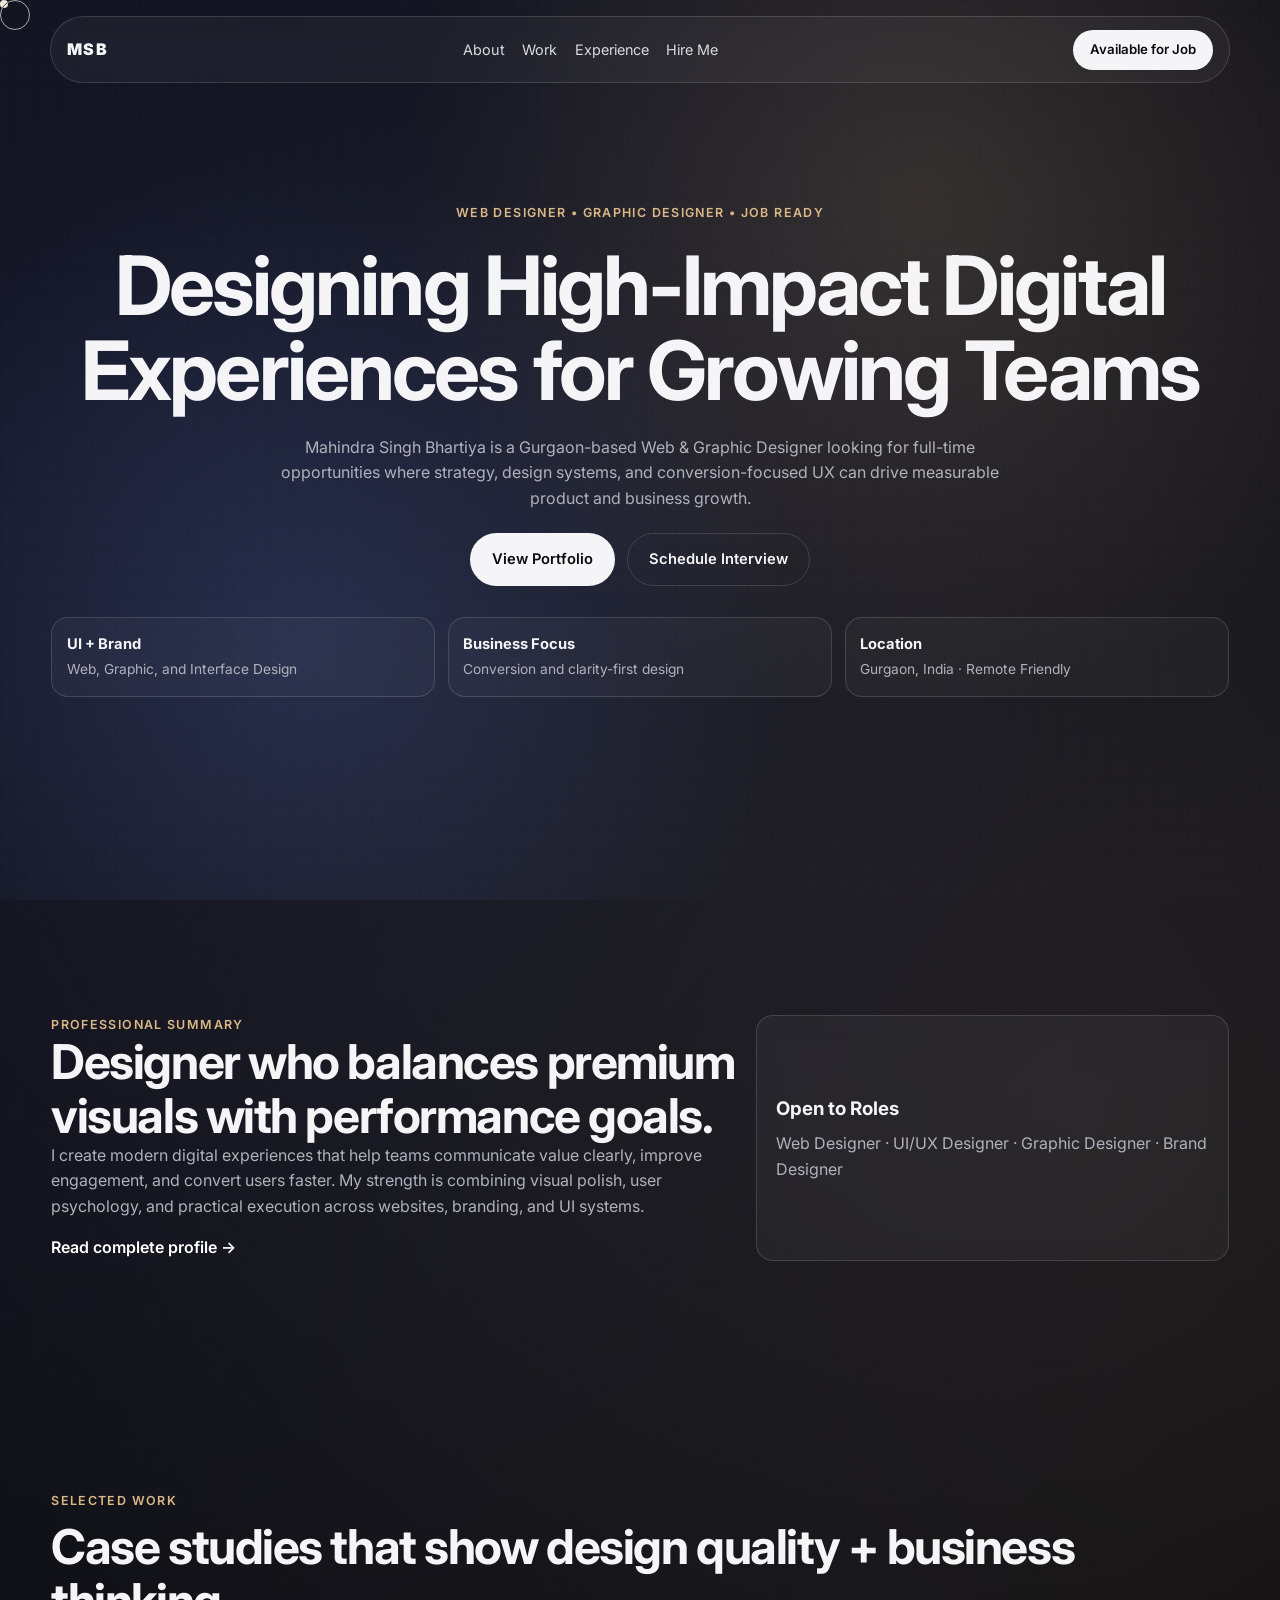
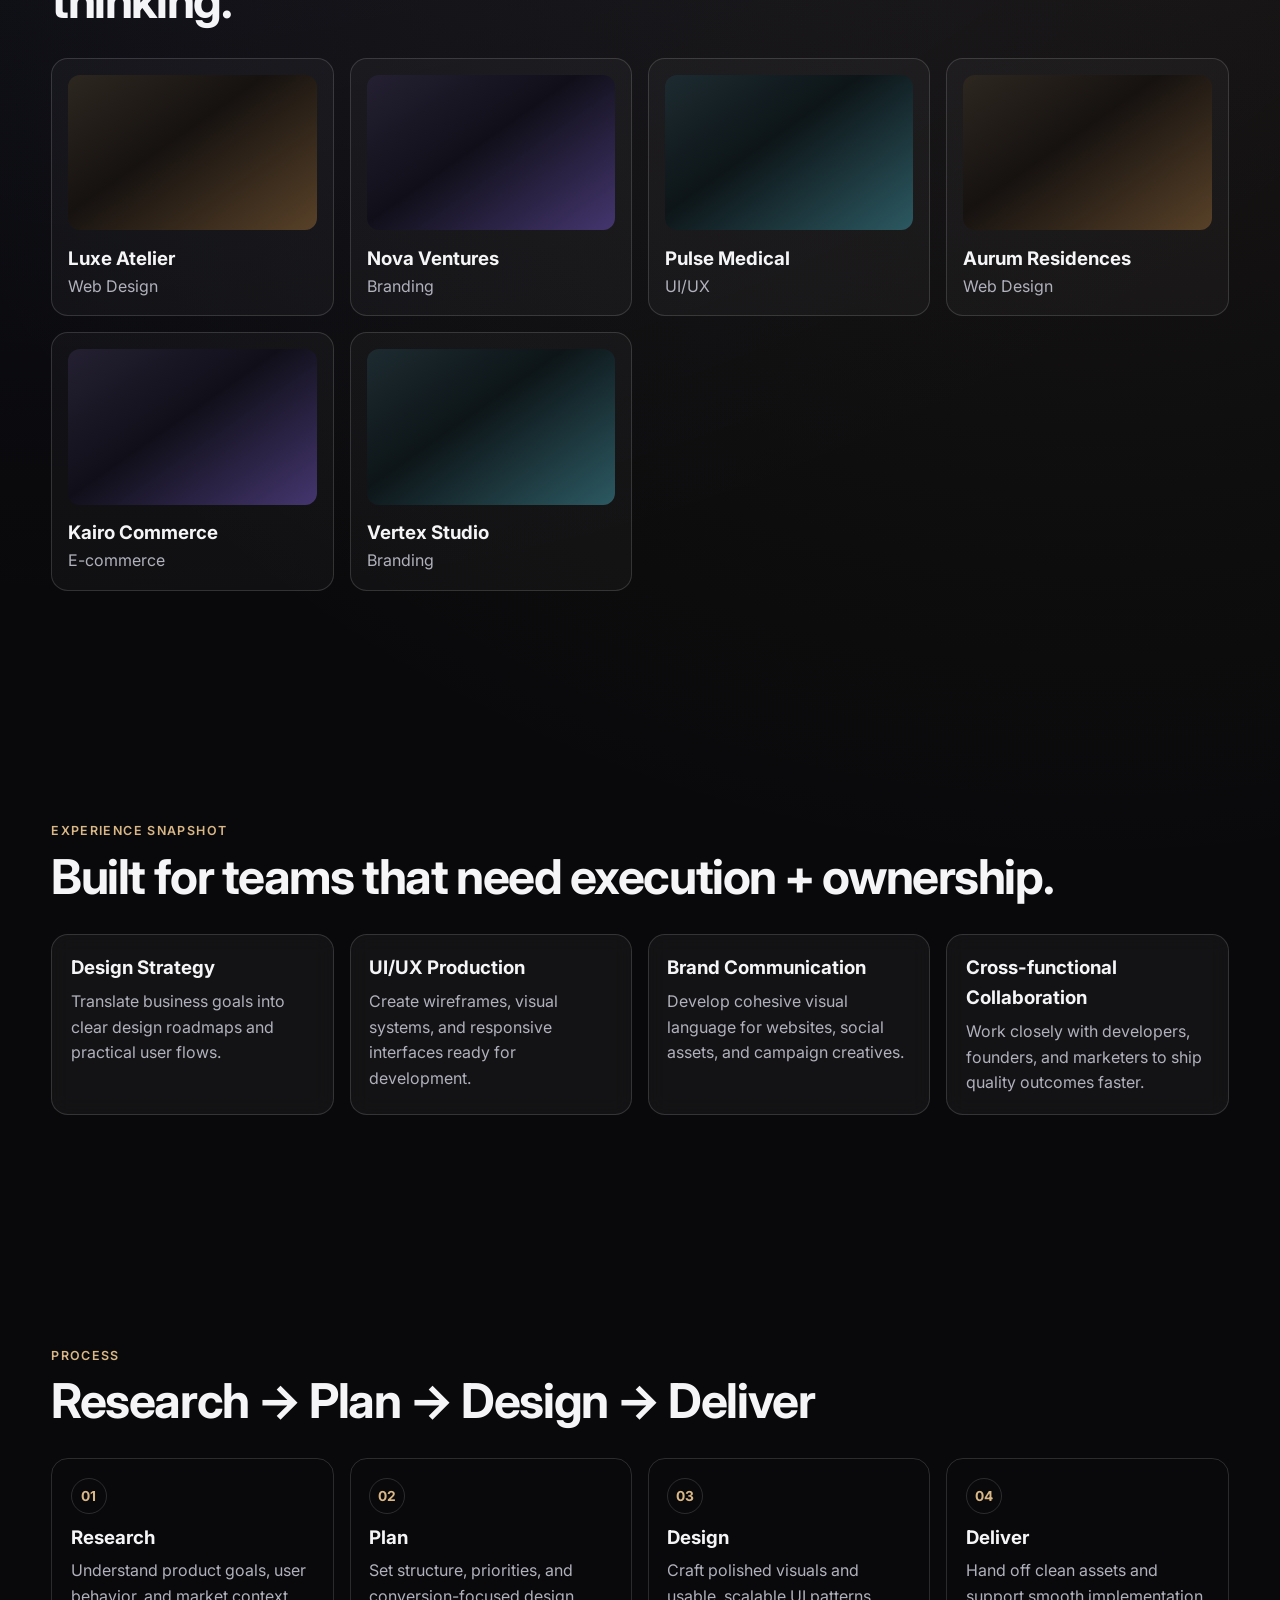
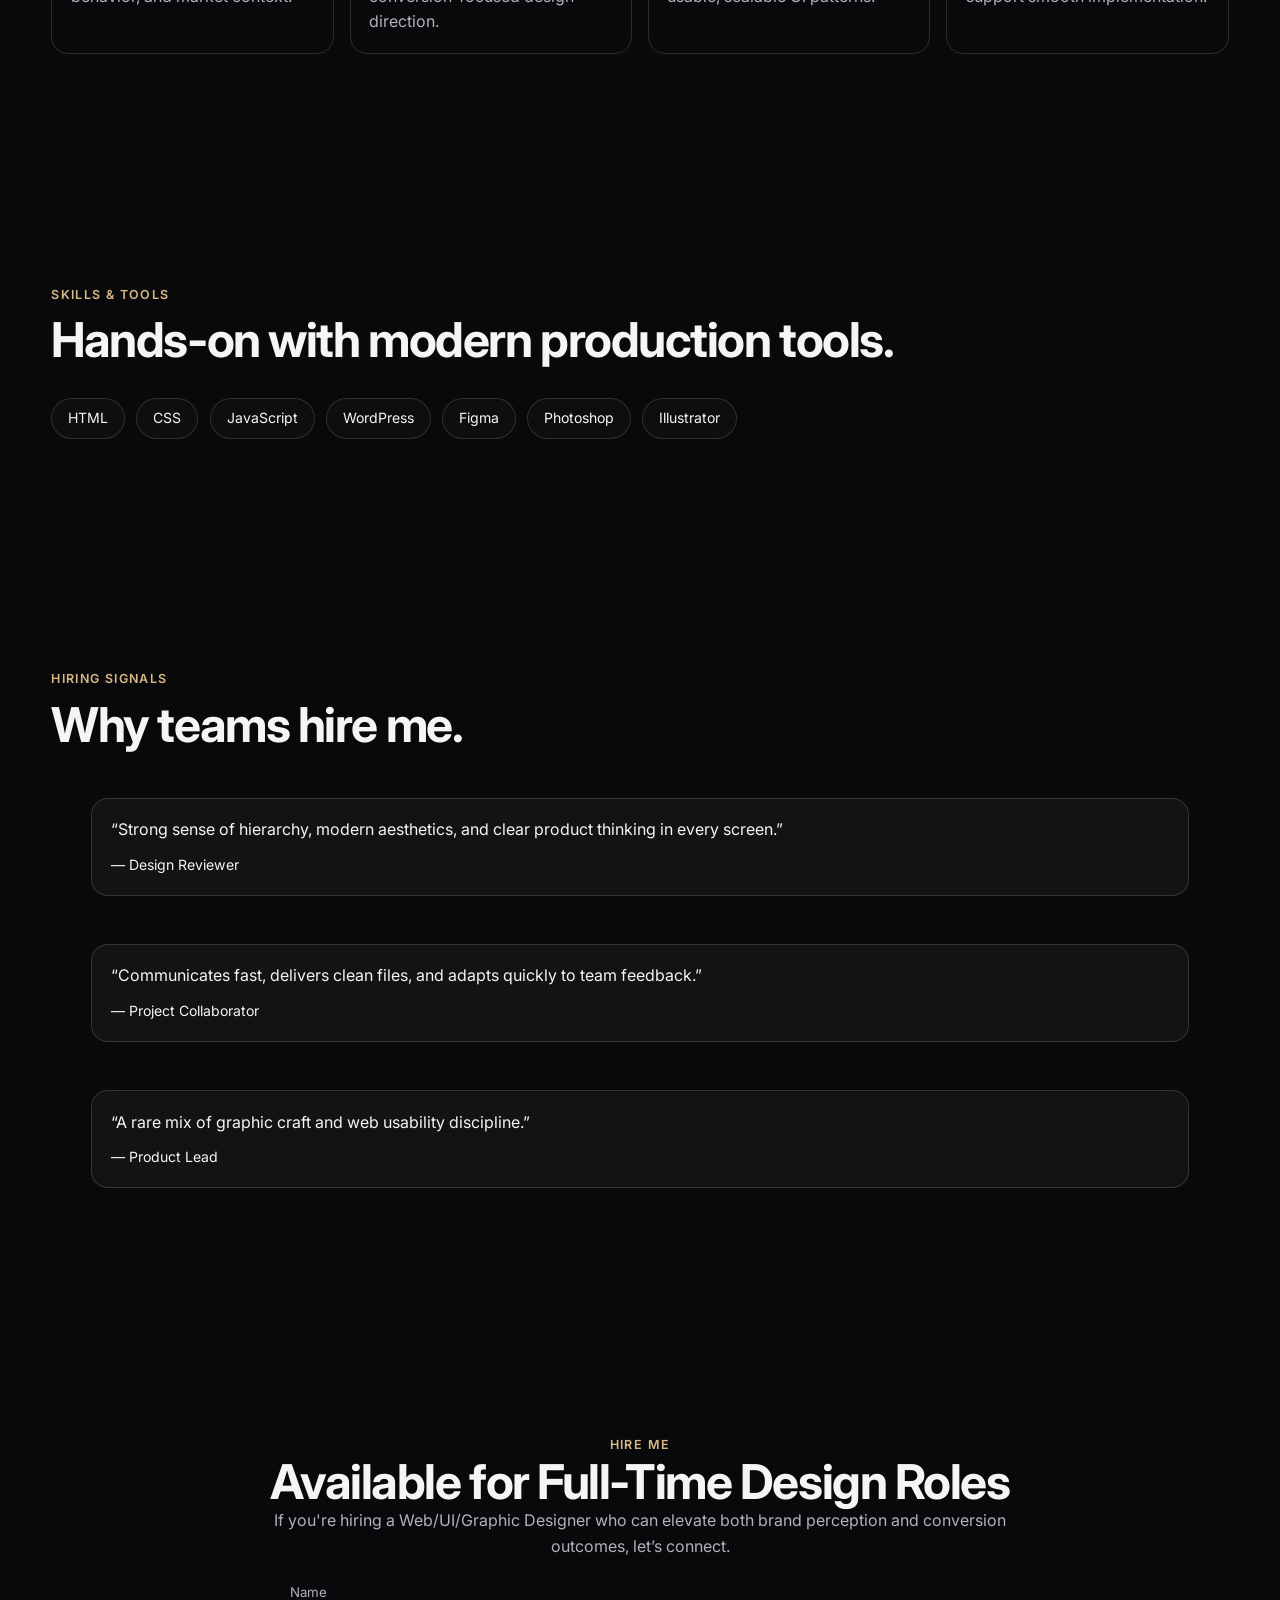
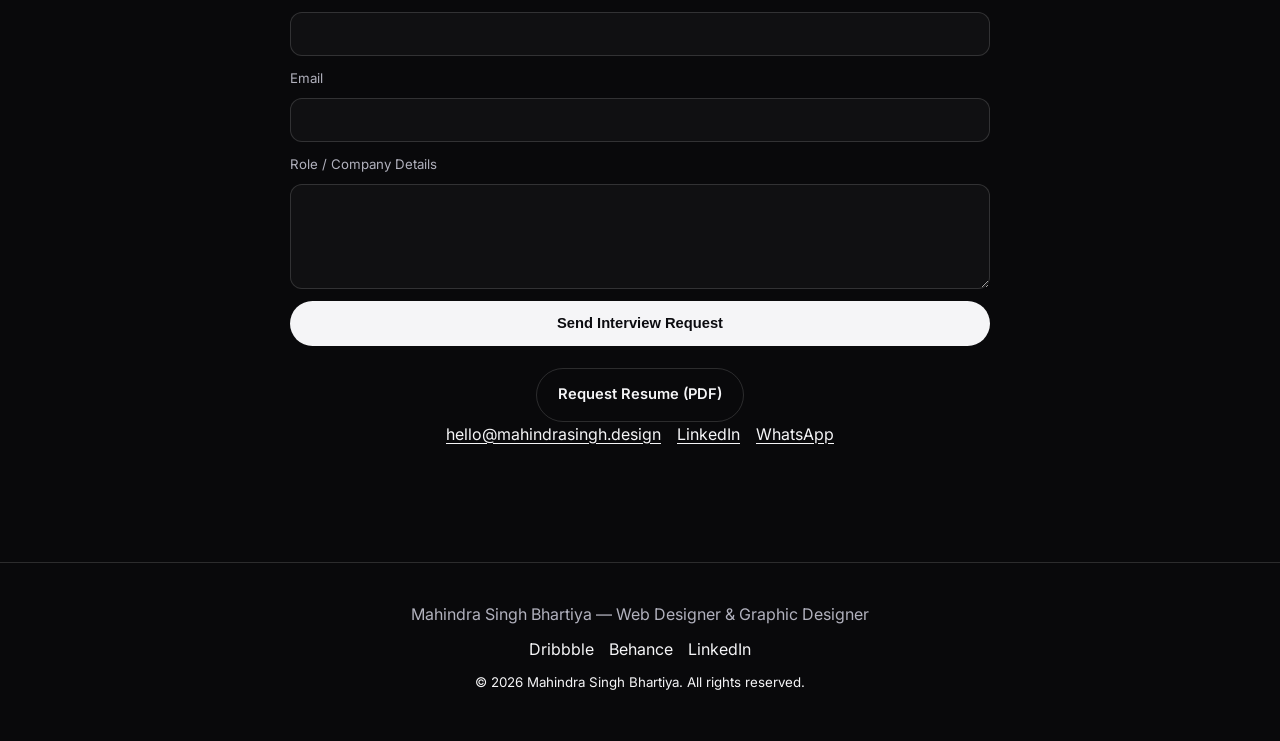
<file: index.html>
<!DOCTYPE html>
<html lang="en">
  <head>
    <meta charset="UTF-8" />
    <meta name="viewport" content="width=device-width, initial-scale=1.0" />
    <meta
      name="description"
      content="Mahindra Singh Bhartiya is a Web & Graphic Designer from Gurgaon, India, available for full-time design roles and premium project collaborations."
    />
    <meta
      name="keywords"
      content="Mahindra Singh Bhartiya, web designer resume, graphic designer portfolio, UI UX designer India, hire designer"
    />
    <meta name="author" content="Mahindra Singh Bhartiya" />
    <title>Mahindra Singh Bhartiya | Designer Portfolio for Hiring</title>
    <link rel="preconnect" href="https://fonts.googleapis.com" />
    <link rel="preconnect" href="https://fonts.gstatic.com" crossorigin />
    <link
      href="https://fonts.googleapis.com/css2?family=Inter:wght@400;500;600;700;800;900&display=swap"
      rel="stylesheet"
    />
    <link rel="stylesheet" href="styles.css" />
  </head>
  <body>
    <div class="cursor-dot" aria-hidden="true"></div>
    <div class="cursor-ring" aria-hidden="true"></div>

    <header class="site-header glass">
      <a href="#home" class="brand">MSB</a>
      <button class="nav-toggle" aria-expanded="false" aria-controls="primaryNav" aria-label="Toggle navigation">Menu</button>
      <nav id="primaryNav" aria-label="Primary Navigation">
        <ul>
          <li><a href="about.html">About</a></li>
          <li><a href="#work">Work</a></li>
          <li><a href="#experience">Experience</a></li>
          <li><a href="#contact">Hire Me</a></li>
        </ul>
      </nav>
      <a href="#contact" class="btn btn-small">Available for Job</a>
    </header>

    <main>
      <section id="home" class="hero section">
        <div class="hero-gradient" aria-hidden="true"></div>
        <div class="hero-noise" aria-hidden="true"></div>
        <div class="hero-content fade-up">
          <p class="eyebrow">Web Designer • Graphic Designer • Job Ready</p>
          <h1>Designing High-Impact Digital Experiences for Growing Teams</h1>
          <p class="lead">
            Mahindra Singh Bhartiya is a Gurgaon-based Web & Graphic Designer looking for
            full-time opportunities where strategy, design systems, and conversion-focused UX
            can drive measurable product and business growth.
          </p>
          <div class="cta-row">
            <a class="btn" href="#work">View Portfolio</a>
            <a class="btn btn-ghost" href="#contact">Schedule Interview</a>
          </div>
          <div class="hero-metrics">
            <article><strong>UI + Brand</strong><span>Web, Graphic, and Interface Design</span></article>
            <article><strong>Business Focus</strong><span>Conversion and clarity-first design</span></article>
            <article><strong>Location</strong><span>Gurgaon, India · Remote Friendly</span></article>
          </div>
        </div>
      </section>

      <section id="about" class="section container about-preview fade-up">
        <div>
          <p class="eyebrow">Professional Summary</p>
          <h2>Designer who balances premium visuals with performance goals.</h2>
          <p>
            I create modern digital experiences that help teams communicate value clearly,
            improve engagement, and convert users faster. My strength is combining visual polish,
            user psychology, and practical execution across websites, branding, and UI systems.
          </p>
          <a class="text-link" href="about.html">Read complete profile →</a>
        </div>
        <div class="about-preview-card glass">
          <h3>Open to Roles</h3>
          <p>Web Designer · UI/UX Designer · Graphic Designer · Brand Designer</p>
        </div>
      </section>

      <section id="work" class="section container">
        <div class="section-heading fade-up">
          <p class="eyebrow">Selected Work</p>
          <h2>Case studies that show design quality + business thinking.</h2>
        </div>
        <div class="portfolio-grid">
          <article class="project-card fade-up" data-project="Luxe Atelier" data-category="Web Design" data-description="Luxury website concept with strong storytelling hierarchy and conversion-focused product sections." data-tint="gold">
            <div class="project-image"></div>
            <h3>Luxe Atelier</h3>
            <p>Web Design</p>
          </article>
          <article class="project-card fade-up" data-project="Nova Ventures" data-category="Brand Identity" data-description="Visual identity direction to build trust, consistency, and enterprise-grade positioning." data-tint="violet">
            <div class="project-image"></div>
            <h3>Nova Ventures</h3>
            <p>Branding</p>
          </article>
          <article class="project-card fade-up" data-project="Pulse Medical" data-category="UI/UX" data-description="Interface redesign approach focused on reducing friction and improving user task completion." data-tint="cyan">
            <div class="project-image"></div>
            <h3>Pulse Medical</h3>
            <p>UI/UX</p>
          </article>
          <article class="project-card fade-up" data-project="Aurum Residences" data-category="Web Design" data-description="Premium real estate web concept built around authority and lead quality." data-tint="gold">
            <div class="project-image"></div>
            <h3>Aurum Residences</h3>
            <p>Web Design</p>
          </article>
          <article class="project-card fade-up" data-project="Kairo Commerce" data-category="E-commerce UX" data-description="Customer journey and storefront design focused on trust and checkout optimization." data-tint="violet">
            <div class="project-image"></div>
            <h3>Kairo Commerce</h3>
            <p>E-commerce</p>
          </article>
          <article class="project-card fade-up" data-project="Vertex Studio" data-category="Branding" data-description="Brand refresh direction with digital rollout for premium market positioning." data-tint="cyan">
            <div class="project-image"></div>
            <h3>Vertex Studio</h3>
            <p>Branding</p>
          </article>
        </div>
      </section>

      <section id="experience" class="section container">
        <div class="section-heading fade-up">
          <p class="eyebrow">Experience Snapshot</p>
          <h2>Built for teams that need execution + ownership.</h2>
        </div>
        <div class="service-grid">
          <article class="glass fade-up"><h3>Design Strategy</h3><p>Translate business goals into clear design roadmaps and practical user flows.</p></article>
          <article class="glass fade-up"><h3>UI/UX Production</h3><p>Create wireframes, visual systems, and responsive interfaces ready for development.</p></article>
          <article class="glass fade-up"><h3>Brand Communication</h3><p>Develop cohesive visual language for websites, social assets, and campaign creatives.</p></article>
          <article class="glass fade-up"><h3>Cross-functional Collaboration</h3><p>Work closely with developers, founders, and marketers to ship quality outcomes faster.</p></article>
        </div>
      </section>

      <section class="section container">
        <div class="section-heading fade-up">
          <p class="eyebrow">Process</p>
          <h2>Research → Plan → Design → Deliver</h2>
        </div>
        <div class="process-grid">
          <article class="fade-up"><span>01</span><h3>Research</h3><p>Understand product goals, user behavior, and market context.</p></article>
          <article class="fade-up"><span>02</span><h3>Plan</h3><p>Set structure, priorities, and conversion-focused design direction.</p></article>
          <article class="fade-up"><span>03</span><h3>Design</h3><p>Craft polished visuals and usable, scalable UI patterns.</p></article>
          <article class="fade-up"><span>04</span><h3>Deliver</h3><p>Hand off clean assets and support smooth implementation.</p></article>
        </div>
      </section>

      <section class="section container">
        <div class="section-heading fade-up">
          <p class="eyebrow">Skills & Tools</p>
          <h2>Hands-on with modern production tools.</h2>
        </div>
        <div class="skills">
          <span class="skill-tag fade-up">HTML</span>
          <span class="skill-tag fade-up">CSS</span>
          <span class="skill-tag fade-up">JavaScript</span>
          <span class="skill-tag fade-up">WordPress</span>
          <span class="skill-tag fade-up">Figma</span>
          <span class="skill-tag fade-up">Photoshop</span>
          <span class="skill-tag fade-up">Illustrator</span>
        </div>
      </section>

      <section class="section container">
        <div class="section-heading fade-up">
          <p class="eyebrow">Hiring Signals</p>
          <h2>Why teams hire me.</h2>
        </div>
        <div class="testimonial-grid">
          <blockquote class="glass fade-up">“Strong sense of hierarchy, modern aesthetics, and clear product thinking in every screen.”<cite>— Design Reviewer</cite></blockquote>
          <blockquote class="glass fade-up">“Communicates fast, delivers clean files, and adapts quickly to team feedback.”<cite>— Project Collaborator</cite></blockquote>
          <blockquote class="glass fade-up">“A rare mix of graphic craft and web usability discipline.”<cite>— Product Lead</cite></blockquote>
        </div>
      </section>

      <section id="contact" class="section container contact fade-up">
        <p class="eyebrow">Hire Me</p>
        <h2>Available for Full-Time Design Roles</h2>
        <p class="lead">If you're hiring a Web/UI/Graphic Designer who can elevate both brand perception and conversion outcomes, let’s connect.</p>
        <form class="contact-form" action="#" method="post">
          <label for="name">Name</label>
          <input id="name" type="text" name="name" required />
          <label for="email">Email</label>
          <input id="email" type="email" name="email" required />
          <label for="message">Role / Company Details</label>
          <textarea id="message" name="message" rows="5" required></textarea>
          <button class="btn" type="submit">Send Interview Request</button>
        </form>
        <div class="cta-row">
          <a class="btn btn-ghost" href="mailto:hello@mahindrasingh.design?subject=Resume%20Request%20-%20Mahindra%20Singh%20Bhartiya" aria-label="Request Resume">Request Resume (PDF)</a>
        </div>
        <div class="contact-links">
          <a href="mailto:hello@mahindrasingh.design">hello@mahindrasingh.design</a>
          <a href="https://www.linkedin.com" target="_blank" rel="noreferrer">LinkedIn</a>
          <a href="https://wa.me/919999999999" target="_blank" rel="noreferrer">WhatsApp</a>
        </div>
      </section>
    </main>

    <footer class="site-footer">
      <p>Mahindra Singh Bhartiya — Web Designer & Graphic Designer</p>
      <div>
        <a href="https://dribbble.com" target="_blank" rel="noreferrer">Dribbble</a>
        <a href="https://behance.net" target="_blank" rel="noreferrer">Behance</a>
        <a href="https://linkedin.com" target="_blank" rel="noreferrer">LinkedIn</a>
      </div>
      <small>© <span id="year"></span> Mahindra Singh Bhartiya. All rights reserved.</small>
    </footer>

    <dialog id="projectModal" class="project-modal">
      <button id="modalClose" aria-label="Close modal">×</button>
      <div class="modal-image"></div>
      <h3 id="modalTitle"></h3>
      <p id="modalCategory" class="eyebrow"></p>
      <p id="modalDescription"></p>
    </dialog>

    <script src="script.js"></script>
  </body>
</html>
</file>
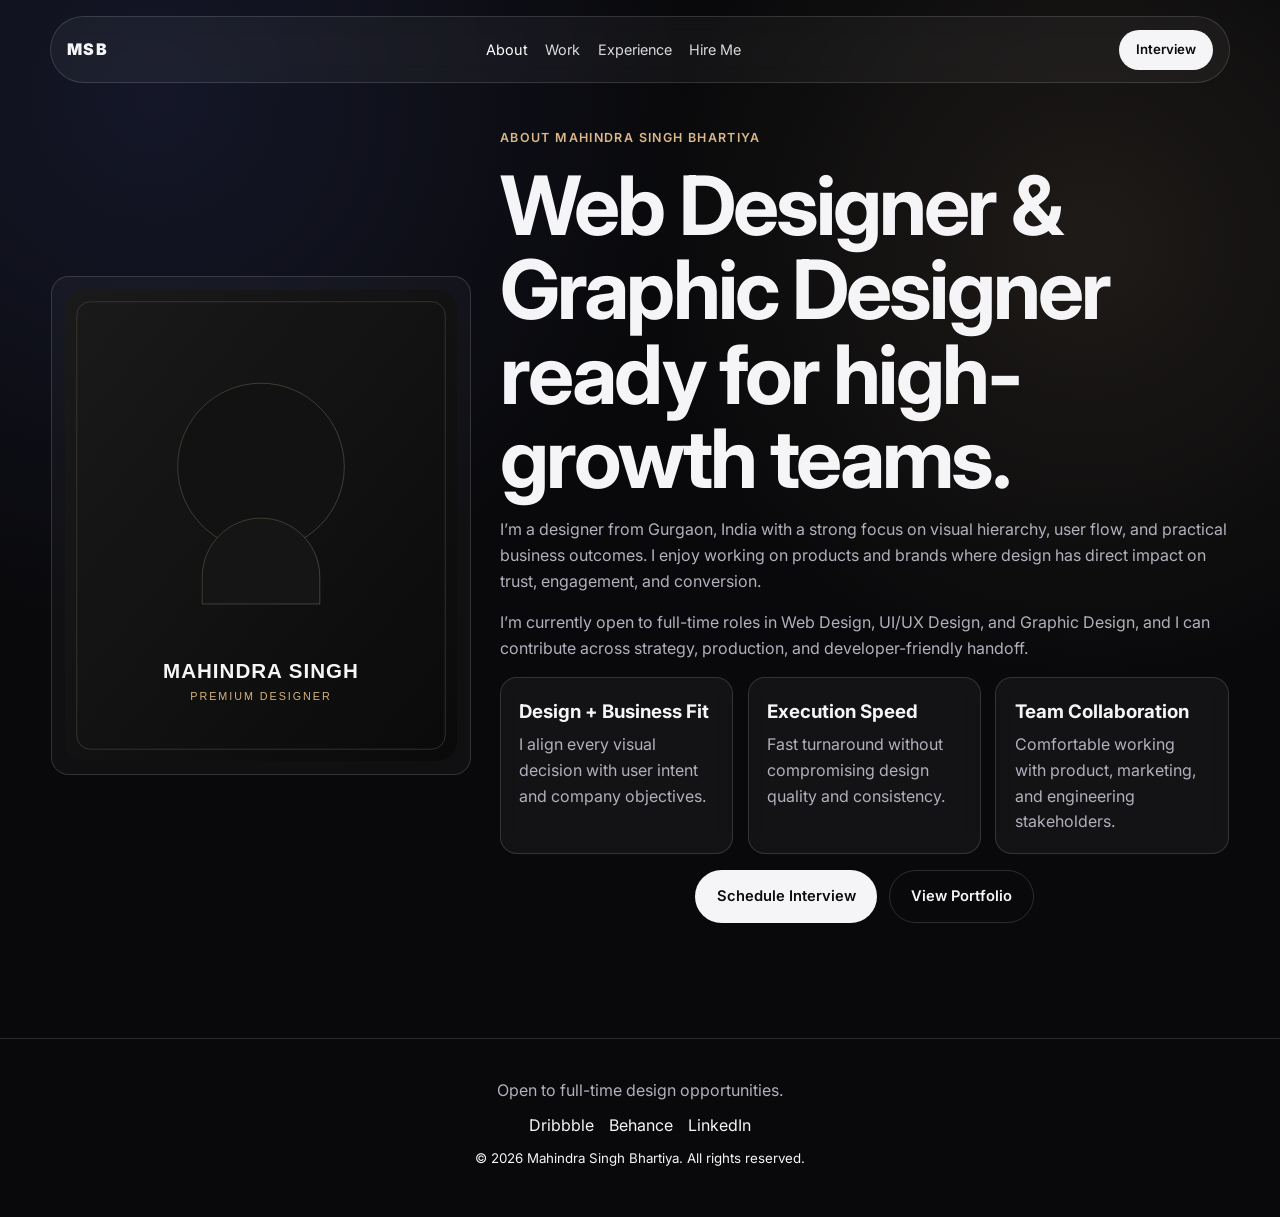
<file: about.html>
<!DOCTYPE html>
<html lang="en">
  <head>
    <meta charset="UTF-8" />
    <meta name="viewport" content="width=device-width, initial-scale=1.0" />
    <meta
      name="description"
      content="About Mahindra Singh Bhartiya — job-ready Web & Graphic Designer from Gurgaon, India."
    />
    <title>About | Mahindra Singh Bhartiya</title>
    <link rel="preconnect" href="https://fonts.googleapis.com" />
    <link rel="preconnect" href="https://fonts.gstatic.com" crossorigin />
    <link
      href="https://fonts.googleapis.com/css2?family=Inter:wght@400;500;600;700;800;900&display=swap"
      rel="stylesheet"
    />
    <link rel="stylesheet" href="styles.css" />
  </head>
  <body>
    <header class="site-header glass">
      <a href="index.html" class="brand">MSB</a>
      <button class="nav-toggle" aria-expanded="false" aria-controls="primaryNav" aria-label="Toggle navigation">Menu</button>
      <nav id="primaryNav" aria-label="Primary Navigation">
        <ul>
          <li><a href="about.html" aria-current="page">About</a></li>
          <li><a href="index.html#work">Work</a></li>
          <li><a href="index.html#experience">Experience</a></li>
          <li><a href="index.html#contact">Hire Me</a></li>
        </ul>
      </nav>
      <a href="index.html#contact" class="btn btn-small">Interview</a>
    </header>

    <main class="section container about-page">
      <div class="about-photo-wrap fade-up">
        <img src="assets/mahindra-photo.svg" alt="Portrait of Mahindra Singh Bhartiya" class="about-photo" />
      </div>

      <div class="about-content fade-up">
        <p class="eyebrow">About Mahindra Singh Bhartiya</p>
        <h1>Web Designer & Graphic Designer ready for high-growth teams.</h1>
        <p>
          I’m a designer from Gurgaon, India with a strong focus on visual hierarchy, user flow,
          and practical business outcomes. I enjoy working on products and brands where design
          has direct impact on trust, engagement, and conversion.
        </p>
        <p>
          I’m currently open to full-time roles in Web Design, UI/UX Design, and Graphic Design,
          and I can contribute across strategy, production, and developer-friendly handoff.
        </p>

        <div class="about-highlights">
          <article class="glass">
            <h3>Design + Business Fit</h3>
            <p>I align every visual decision with user intent and company objectives.</p>
          </article>
          <article class="glass">
            <h3>Execution Speed</h3>
            <p>Fast turnaround without compromising design quality and consistency.</p>
          </article>
          <article class="glass">
            <h3>Team Collaboration</h3>
            <p>Comfortable working with product, marketing, and engineering stakeholders.</p>
          </article>
        </div>

        <div class="cta-row">
          <a class="btn" href="index.html#contact">Schedule Interview</a>
          <a class="btn btn-ghost" href="index.html#work">View Portfolio</a>
        </div>
      </div>
    </main>

    <footer class="site-footer">
      <p>Open to full-time design opportunities.</p>
      <div>
        <a href="https://dribbble.com" target="_blank" rel="noreferrer">Dribbble</a>
        <a href="https://behance.net" target="_blank" rel="noreferrer">Behance</a>
        <a href="https://linkedin.com" target="_blank" rel="noreferrer">LinkedIn</a>
      </div>
      <small>© <span id="year"></span> Mahindra Singh Bhartiya. All rights reserved.</small>
    </footer>

    <script src="script.js"></script>
  </body>
</html>
</file>
<file: styles.css>
:root {
  --bg: #09090b;
  --bg-elev: #121217;
  --text: #f5f5f7;
  --muted: #b1b1bd;
  --line: rgba(255, 255, 255, 0.14);
  --line-strong: rgba(255, 255, 255, 0.24);
  --accent: #d9b786;
  --radius: 1.05rem;
  --container: min(1200px, 92vw);
}

* { box-sizing: border-box; }
html { scroll-behavior: smooth; }
body {
  margin: 0;
  color: var(--text);
  font-family: "Inter", sans-serif;
  line-height: 1.6;
  background:
    radial-gradient(circle at 12% 8%, rgba(104, 124, 255, 0.12), transparent 34%),
    radial-gradient(circle at 85% 20%, rgba(217, 183, 134, 0.1), transparent 30%),
    #09090b;
}

a { color: inherit; text-decoration: none; }
h1, h2, h3, p { margin: 0; }
h1 { font-size: clamp(2.1rem, 6.4vw, 5.4rem); letter-spacing: -0.035em; line-height: 1.03; }
h2 { font-size: clamp(1.65rem, 4vw, 3rem); letter-spacing: -0.03em; line-height: 1.12; }
p { color: var(--muted); }

.section { padding: clamp(4rem, 9vw, 8.5rem) 0; }
.container { width: var(--container); margin-inline: auto; }

.site-header {
  position: fixed;
  inset: 1rem 0 auto;
  width: min(1180px, 94vw);
  margin-inline: auto;
  left: 0;
  right: 0;
  z-index: 40;
  display: grid;
  grid-template-columns: auto 1fr auto;
  align-items: center;
  gap: 1rem;
  padding: 0.8rem 1rem;
  border: 1px solid var(--line);
  border-radius: 999px;
}

.glass {
  background: rgba(255, 255, 255, 0.045);
  backdrop-filter: blur(10px);
}

.brand { font-weight: 900; letter-spacing: 0.08em; }
.site-header nav { justify-self: center; }
.site-header ul {
  list-style: none;
  display: flex;
  align-items: center;
  gap: 1.1rem;
  margin: 0;
  padding: 0;
}
.site-header li a { font-size: 0.9rem; color: #dadade; transition: color 0.25s ease; }
.site-header li a:hover,
.site-header li a[aria-current="page"] { color: #fff; }

.nav-toggle {
  display: none;
  border: 1px solid var(--line);
  border-radius: 999px;
  background: transparent;
  color: var(--text);
  padding: 0.45rem 0.8rem;
}

.btn {
  display: inline-flex;
  align-items: center;
  justify-content: center;
  border-radius: 999px;
  border: 1px solid transparent;
  padding: 0.86rem 1.3rem;
  font-size: 0.92rem;
  font-weight: 600;
  transition: transform .3s ease, box-shadow .3s ease, border-color .3s ease;
  background: var(--text);
  color: #0c0c10;
}
.btn:hover { transform: translateY(-2px); box-shadow: 0 12px 28px rgba(255,255,255,.17); }
.btn-ghost { background: transparent; border-color: var(--line); color: var(--text); }
.btn-small { padding: .52rem 1rem; font-size: .83rem; }

.hero {
  min-height: 100vh;
  display: grid;
  align-items: center;
  position: relative;
  overflow: clip;
}
.hero-content {
  width: var(--container);
  margin-inline: auto;
  text-align: center;
  display: grid;
  gap: 1.35rem;
  position: relative;
  z-index: 2;
}
.hero-gradient {
  position: absolute; inset: 0;
  background:
    radial-gradient(circle at 72% 22%, rgba(217,183,134,.16), transparent 45%),
    radial-gradient(circle at 24% 72%, rgba(103,145,255,.16), transparent 42%);
  animation: heroFloat 14s ease-in-out infinite alternate;
}
.hero-noise {
  position: absolute;
  inset: 0;
  opacity: .22;
  background-image: radial-gradient(rgba(255,255,255,.18) 0.4px, transparent 0.4px);
  background-size: 2.2px 2.2px;
  pointer-events: none;
}
@keyframes heroFloat { from { transform: translateY(-8px) scale(1); } to { transform: translateY(8px) scale(1.03);} }

.eyebrow {
  color: var(--accent);
  text-transform: uppercase;
  letter-spacing: 0.11em;
  font-size: .78rem;
  font-weight: 600;
}
.lead { max-width: 760px; margin-inline: auto; }
.cta-row { display: flex; flex-wrap: wrap; gap: .75rem; justify-content: center; }

.hero-metrics {
  display: grid;
  gap: 0.8rem;
  grid-template-columns: repeat(auto-fit, minmax(180px, 1fr));
  margin-top: .6rem;
}
.hero-metrics article {
  border: 1px solid var(--line);
  border-radius: var(--radius);
  padding: 0.9rem;
  background: rgba(255,255,255,.03);
  text-align: left;
}
.hero-metrics strong { display: block; font-size: .92rem; }
.hero-metrics span { color: var(--muted); font-size: .86rem; }

.about-preview {
  display: grid;
  gap: 1.2rem;
  grid-template-columns: 1.45fr 1fr;
  align-items: stretch;
}
.about-preview p { max-width: 68ch; }
.about-preview-card {
  border: 1px solid var(--line);
  border-radius: var(--radius);
  padding: 1.2rem;
  display: grid;
  align-content: center;
  gap: .45rem;
}
.text-link { color: #fff; font-weight: 600; display: inline-block; margin-top: 1rem; }

.section-heading { margin-bottom: 1.9rem; display: grid; gap: .55rem; }

.portfolio-grid,
.service-grid,
.process-grid,
.testimonial-grid { display: grid; gap: 1rem; }

.portfolio-grid { grid-template-columns: repeat(auto-fit, minmax(260px, 1fr)); }
.project-card {
  border: 1px solid var(--line);
  border-radius: var(--radius);
  padding: 1rem;
  background: rgba(255,255,255,.03);
  transition: .35s ease;
  cursor: pointer;
}
.project-card:hover { transform: translateY(-6px); border-color: var(--line-strong); }
.project-image,
.modal-image {
  aspect-ratio: 16 / 10;
  border-radius: .75rem;
  margin-bottom: .85rem;
  background: linear-gradient(145deg, #252530, #121219 45%, #343442);
}
.project-card[data-tint="gold"] .project-image { background: linear-gradient(145deg, #2d2720, #161210 42%, #584128); }
.project-card[data-tint="violet"] .project-image { background: linear-gradient(145deg, #242032, #100f19 45%, #44366f); }
.project-card[data-tint="cyan"] .project-image { background: linear-gradient(145deg, #1d2b30, #0d1518 42%, #2c5962); }

.service-grid { grid-template-columns: repeat(auto-fit, minmax(230px, 1fr)); }
.service-grid article,
.process-grid article,
.testimonial-grid blockquote,
.about-highlights article {
  border: 1px solid var(--line);
  border-radius: var(--radius);
  padding: 1.15rem;
}
.service-grid article h3,
.process-grid article h3,
.about-highlights article h3 { margin-bottom: .35rem; }

.process-grid { grid-template-columns: repeat(auto-fit, minmax(180px, 1fr)); }
.process-grid span {
  display: inline-grid;
  place-items: center;
  width: 2.25rem;
  height: 2.25rem;
  border-radius: 999px;
  border: 1px solid var(--line);
  color: var(--accent);
  font-size: .86rem;
  font-weight: 700;
  margin-bottom: .55rem;
}

.skills { display: flex; flex-wrap: wrap; gap: .7rem; }
.skill-tag {
  border: 1px solid var(--line);
  border-radius: 999px;
  padding: .52rem 1rem;
  font-size: .88rem;
  background: rgba(255,255,255,.025);
}

blockquote cite {
  display: block;
  margin-top: .7rem;
  color: var(--text);
  font-size: .88rem;
  font-style: normal;
}

.contact { text-align: center; }
.contact-form {
  margin: 1.4rem auto;
  max-width: 700px;
  display: grid;
  gap: .55rem;
  text-align: left;
}
.contact-form label { font-size: .83rem; color: var(--muted); }
input, textarea {
  width: 100%;
  border-radius: .75rem;
  border: 1px solid var(--line);
  background: rgba(255,255,255,.03);
  color: var(--text);
  padding: .85rem;
  margin-bottom: .2rem;
}
.contact-links { display: flex; flex-wrap: wrap; gap: 1rem; justify-content: center; }
.contact-links a { text-decoration: underline; text-underline-offset: 3px; }

.site-footer {
  border-top: 1px solid var(--line);
  padding: 2.4rem 1rem 3rem;
  text-align: center;
  display: grid;
  gap: .6rem;
}
.site-footer div { display: flex; gap: .95rem; justify-content: center; }

.fade-up { opacity: 0; transform: translateY(20px); transition: opacity .8s ease, transform .8s ease; }
.fade-up.visible { opacity: 1; transform: translateY(0); }

.project-modal {
  width: min(720px, calc(100% - 1.8rem));
  border: 1px solid var(--line);
  border-radius: var(--radius);
  background: #111117;
  color: var(--text);
  padding: 1rem;
}
.project-modal::backdrop { background: rgba(0, 0, 0, .78); }
#modalClose {
  float: right;
  background: none;
  border: none;
  color: var(--text);
  font-size: 1.5rem;
  cursor: pointer;
}

.about-page {
  min-height: 100vh;
  padding-top: 8rem;
  display: grid;
  gap: 1.8rem;
  grid-template-columns: minmax(280px, 420px) 1fr;
  align-items: center;
}
.about-photo-wrap {
  border: 1px solid var(--line);
  border-radius: 1.1rem;
  padding: .8rem;
  background: rgba(255,255,255,.03);
}
.about-photo { width: 100%; border-radius: .8rem; display: block; }
.about-content { display: grid; gap: 1rem; }
.about-highlights { display: grid; gap: .9rem; grid-template-columns: repeat(3, minmax(0, 1fr)); }

.cursor-dot,
.cursor-ring {
  position: fixed;
  left: 0;
  top: 0;
  pointer-events: none;
  z-index: 100;
  border-radius: 50%;
  mix-blend-mode: difference;
}
.cursor-dot { width: 8px; height: 8px; background: #fff; }
.cursor-ring { width: 30px; height: 30px; border: 1px solid rgba(255,255,255,.7); }

@media (max-width: 980px) {
  .about-preview,
  .about-page,
  .about-highlights { grid-template-columns: 1fr; }
}

@media (max-width: 860px) {
  .site-header {
    grid-template-columns: auto auto auto;
    align-items: center;
  }
  .nav-toggle { display: inline-flex; justify-self: center; }
  .site-header nav {
    position: absolute;
    top: calc(100% + .55rem);
    left: 0;
    right: 0;
    margin-inline: auto;
    width: min(92vw, 700px);
    padding: .75rem;
    border: 1px solid var(--line);
    border-radius: .9rem;
    background: #111117;
    display: none;
  }
  .site-header nav.open { display: block; }
  .site-header ul { flex-direction: column; align-items: flex-start; gap: .75rem; }
  .btn-small { display: none; }
  .cursor-dot,
  .cursor-ring { display: none; }
}
</file>
